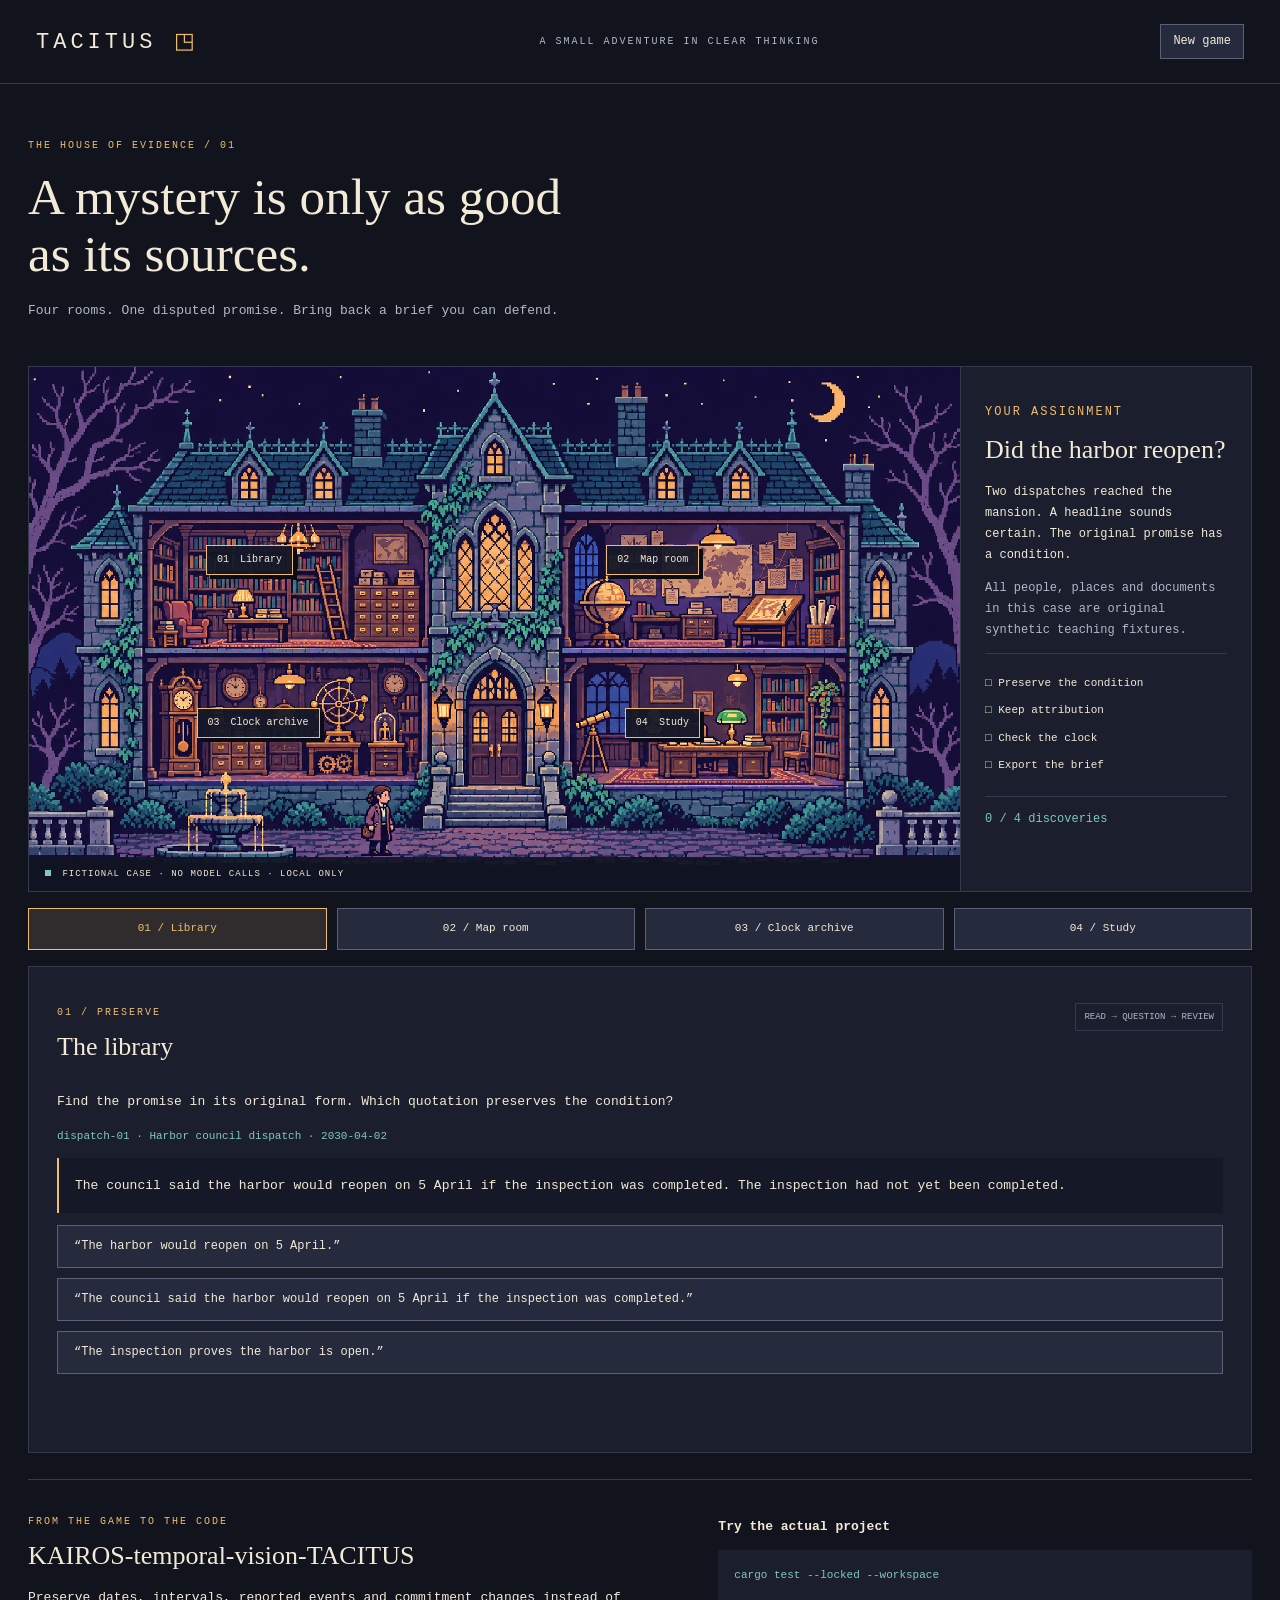
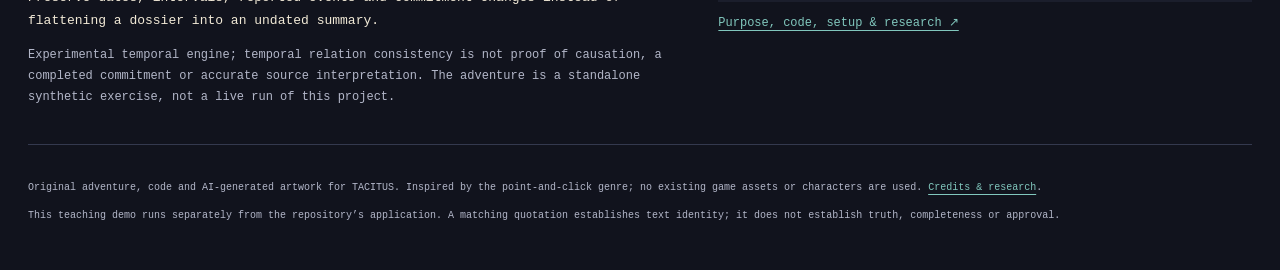
<file: tacitus-demo/index.html>
<!doctype html>
<html lang="en">
<head>
  <meta charset="utf-8"><meta name="viewport" content="width=device-width,initial-scale=1">
  <meta name="description" content="An original, offline TACITUS point-and-click adventure about sources, context, time and review.">
  <title>The House of Evidence · TACITUS</title>
  <link rel="stylesheet" href="style.css">
  <script src="project.js" defer></script><script src="engine.js" defer></script><script src="game.js" defer></script>
</head>
<body>
  <a class="skip" href="#desk">Skip to the research desk</a>
  <header><a class="wordmark" href="https://www.tacitus.me/">TACITUS <span>◳</span></a><span class="edition">A SMALL ADVENTURE IN CLEAR THINKING</span><button id="reset" type="button">New game</button></header>
  <main>
    <section class="intro"><p class="eyebrow">THE HOUSE OF EVIDENCE / 01</p><h1>A mystery is only as good<br>as its sources.</h1><p>Four rooms. One disputed promise. Bring back a brief you can defend.</p></section>
    <section class="adventure" aria-label="Research mansion">
      <div class="scene"><img src="mansion.png" width="1672" height="941" alt="An original pixel-art mansion at night: a library, map room, clock archive and analyst study glow above a moonlit courtyard.">
        <div class="room-targets"><button data-room="library" class="hotspot library">01 <span>Library</span></button><button data-room="map" class="hotspot map">02 <span>Map room</span></button><button data-room="clock" class="hotspot clock">03 <span>Clock archive</span></button><button data-room="study" class="hotspot study">04 <span>Study</span></button></div>
        <div class="scene-caption"><span class="live-dot"></span> FICTIONAL CASE · NO MODEL CALLS · LOCAL ONLY</div>
      </div>
      <aside class="mission"><p class="eyebrow">YOUR ASSIGNMENT</p><h2>Did the harbor reopen?</h2><p>Two dispatches reached the mansion. A headline sounds certain. The original promise has a condition.</p><p class="note">All people, places and documents in this case are original synthetic teaching fixtures.</p><ol id="inventory" aria-label="Your discoveries"><li>□ Preserve the condition</li><li>□ Keep attribution</li><li>□ Check the clock</li><li>□ Export the brief</li></ol><p id="progress" role="status" aria-live="polite">0 / 4 discoveries</p></aside>
    </section>
    <nav class="rooms" aria-label="Choose a room"><button data-room="library" type="button">01 / Library</button><button data-room="map" type="button">02 / Map room</button><button data-room="clock" type="button">03 / Clock archive</button><button data-room="study" type="button">04 / Study</button></nav>
    <section id="desk" class="desk" tabindex="-1" aria-labelledby="room-title"><div class="desk-heading"><div><p class="eyebrow" id="room-label">01 / PRESERVE</p><h2 id="room-title">The library</h2></div><span class="tag">READ → QUESTION → REVIEW</span></div><div id="room-content"></div><p id="feedback" role="status" aria-live="polite"></p></section>
    <section class="project"><div><p class="eyebrow">FROM THE GAME TO THE CODE</p><h2 id="project-title">TACITUS</h2><p id="project-purpose"></p><p id="project-boundary" class="note"></p></div><div><h3>Try the actual project</h3><pre id="project-command"></pre><a id="project-guide" href="../TACITUS_GUIDE.md">Purpose, code, setup & research ↗</a></div></section>
    <footer><p>Original adventure, code and AI-generated artwork for TACITUS. Inspired by the point-and-click genre; no existing game assets or characters are used. <a href="CREDITS.md">Credits & research</a>.</p><p>This teaching demo runs separately from the repository’s application. A matching quotation establishes text identity; it does not establish truth, completeness or approval.</p></footer>
  </main>
</body>
</html>
</file>
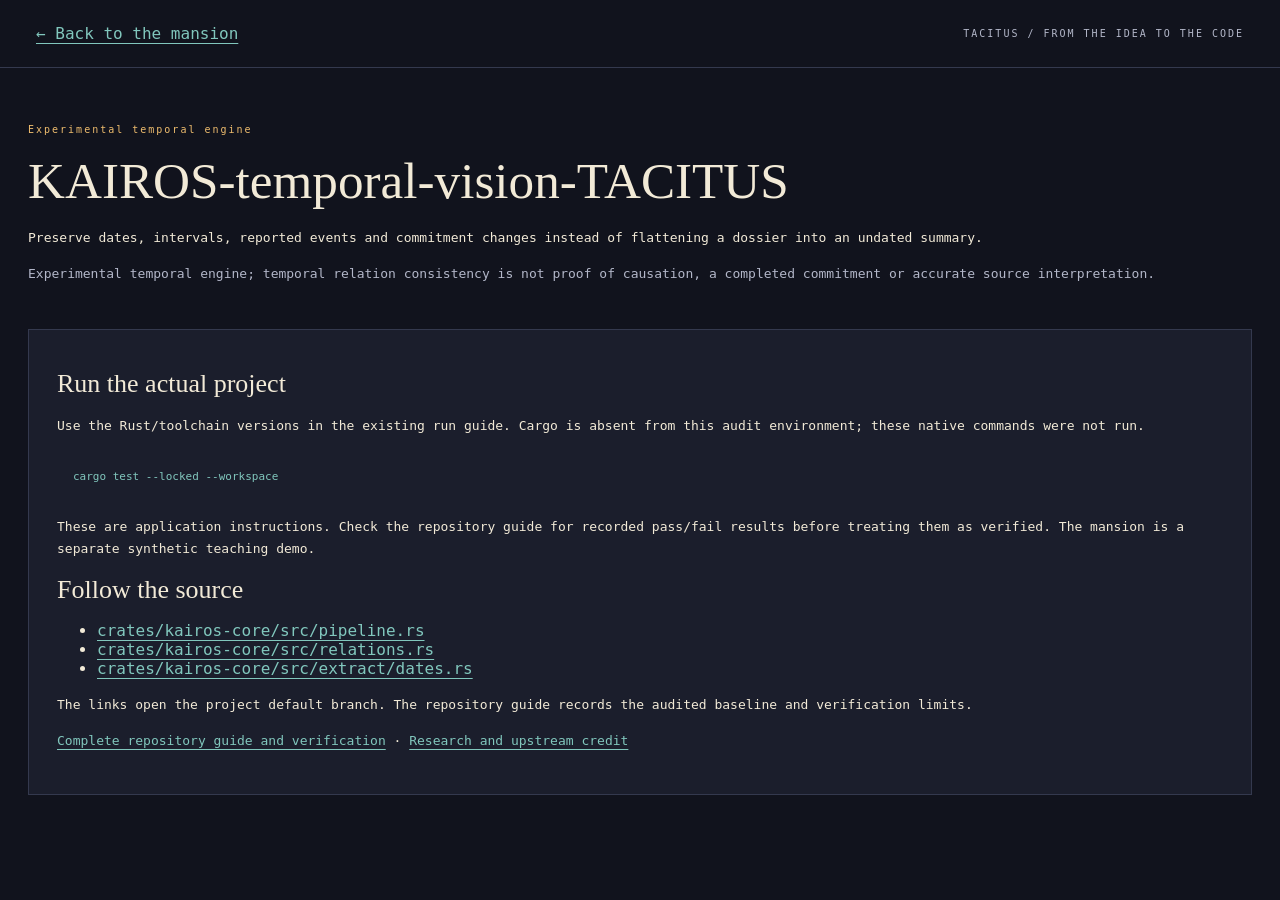
<file: tacitus-demo/project.html>
<!doctype html><html lang="en"><meta charset="utf-8"><meta name="viewport" content="width=device-width,initial-scale=1"><title>KAIROS-temporal-vision-TACITUS · Project guide</title><link rel="stylesheet" href="style.css"><header><a href="index.html">← Back to the mansion</a><span class="edition">TACITUS / FROM THE IDEA TO THE CODE</span></header><main><section class="intro"><p class="eyebrow">Experimental temporal engine</p><h1>KAIROS-temporal-vision-TACITUS</h1><p>Preserve dates, intervals, reported events and commitment changes instead of flattening a dossier into an undated summary.</p><p>Experimental temporal engine; temporal relation consistency is not proof of causation, a completed commitment or accurate source interpretation.</p></section><section class="desk"><h2>Run the actual project</h2><p>Use the Rust/toolchain versions in the existing run guide. Cargo is absent from this audit environment; these native commands were not run.</p><pre>cargo test --locked --workspace</pre><p>These are application instructions. Check the repository guide for recorded pass/fail results before treating them as verified. The mansion is a separate synthetic teaching demo.</p><h2>Follow the source</h2><ul><li><a href="https://github.com/sargonxg/KAIROS-temporal-vision-TACITUS/tree/main/crates/kairos-core/src/pipeline.rs">crates/kairos-core/src/pipeline.rs</a></li><li><a href="https://github.com/sargonxg/KAIROS-temporal-vision-TACITUS/tree/main/crates/kairos-core/src/relations.rs">crates/kairos-core/src/relations.rs</a></li><li><a href="https://github.com/sargonxg/KAIROS-temporal-vision-TACITUS/tree/main/crates/kairos-core/src/extract/dates.rs">crates/kairos-core/src/extract/dates.rs</a></li></ul><p>The links open the project default branch. The repository guide records the audited baseline and verification limits.</p><p><a href="https://github.com/sargonxg/KAIROS-temporal-vision-TACITUS/blob/main/TACITUS_GUIDE.md">Complete repository guide and verification</a> · <a href="https://github.com/sargonxg/sargonxg/blob/main/docs/RESEARCH_AND_DESIGN.md">Research and upstream credit</a></p></section></main></html>
</file>
<file: tacitus-demo/style.css>
:root{color-scheme:dark;--bg:#11131d;--panel:#1b1e2c;--line:#34394e;--ink:#f2ead7;--muted:#b3b7c9;--gold:#efbd6e;--teal:#81c7bd;font-family:ui-monospace,SFMono-Regular,Consolas,monospace}*{box-sizing:border-box}body{margin:0;background:var(--bg);color:var(--ink)}a{color:var(--teal);text-underline-offset:4px}button,input,textarea,select{font:inherit}button,a,input,textarea,select{touch-action:manipulation}button{cursor:pointer;background:#252a3d;color:var(--ink);border:1px solid #596078;padding:12px 16px;line-height:1.4}button:hover{background:#363e55;border-color:var(--gold)}button:disabled{cursor:not-allowed;opacity:.55}button:focus-visible,a:focus-visible,input:focus-visible,textarea:focus-visible,select:focus-visible{outline:3px solid var(--gold);outline-offset:4px}header{max-width:1380px;margin:auto;display:flex;align-items:center;justify-content:space-between;padding:24px 36px;border-bottom:1px solid var(--line);gap:20px}.wordmark{font-size:22px;letter-spacing:4px;color:var(--ink);text-decoration:none}.wordmark span{color:var(--gold)}.edition{font-size:10px;letter-spacing:2px;color:var(--muted)}header button{font-size:12px;padding:8px 12px}main{max-width:1308px;margin:auto;padding:0 28px}.intro{padding:44px 0 30px}.eyebrow{font-size:10px;letter-spacing:2px;color:var(--gold);line-height:1.6}h1{font-family:Georgia,'Times New Roman',serif;font-weight:400;font-size:clamp(30px,4vw,52px);line-height:1.12;margin:14px 0 18px}p{line-height:1.75;font-size:13px}.intro>p:last-child{color:var(--muted)}.adventure{display:grid;grid-template-columns:minmax(0,3.2fr) minmax(240px,1fr);border:1px solid var(--line);background:var(--panel)}.scene{position:relative;align-self:center}.scene>img{width:100%;height:auto;display:block;image-rendering:pixelated}.hotspot{position:absolute;padding:7px 10px;background:#151827eF;border-color:var(--gold);font-size:10px;box-shadow:4px 4px 0 #090b15}.hotspot.library{left:19%;top:34%}.hotspot.map{left:62%;top:34%}.hotspot.clock{left:18%;top:65%}.hotspot.study{left:64%;top:65%}.hotspot span{margin-left:5px}.scene-caption{position:absolute;bottom:0;background:#101420e8;width:100%;padding:12px 16px;font-size:9px;letter-spacing:1px}.live-dot{display:inline-block;width:6px;height:6px;margin-right:5px;background:var(--teal)}.mission{padding:24px;border-left:1px solid var(--line)}h2{font-family:Georgia,'Times New Roman',serif;font-size:26px;font-weight:400;line-height:1.2;margin:10px 0 16px}.mission p{font-size:12px}.note{color:var(--muted);font-size:12px}.mission ol{padding:16px 0;list-style:none;border-top:1px solid var(--line);border-bottom:1px solid var(--line);font-size:11px;line-height:2.5}.mission #progress{color:var(--teal)}.rooms{display:flex;gap:10px;padding:16px 0;flex-wrap:wrap}.rooms button{flex:1;min-width:150px;font-size:11px}.rooms button[aria-current=true]{border-color:var(--gold);color:var(--gold);background:#302b2c}.desk{border:1px solid var(--line);background:var(--panel);padding:28px;margin:0 0 26px;scroll-margin-top:12px;min-height:340px}.desk-heading{display:flex;justify-content:space-between;gap:16px;align-items:start}.tag{font-size:9px;color:var(--muted);padding:8px;border:1px solid var(--line);margin-top:8px}.columns{display:grid;grid-template-columns:1fr 1fr;gap:28px}blockquote{margin:12px 0;padding:16px;border-left:2px solid var(--gold);background:#151827;font-size:13px;line-height:1.8}.source-meta{font-size:11px;color:var(--teal)}.choice{display:block;width:100%;text-align:left;margin:10px 0;font-size:12px}.primary{color:#171925;background:var(--gold);border-color:var(--gold);font-weight:700}.primary:hover{background:#f8d199}h3{font-size:13px;font-weight:600;line-height:1.6}label{display:block;font-size:12px;line-height:1.7;margin:12px 0}select,input,textarea{display:block;max-width:100%;width:100%;color:var(--ink);background:#121521;border:1px solid #666e87;padding:12px;margin:8px 0}textarea{min-height:100px;resize:vertical}.check{display:flex;align-items:start;gap:10px}.check input{width:auto;margin-top:4px}#feedback{padding-top:8px;color:var(--gold);min-height:24px}.receipt{white-space:pre-wrap;overflow-wrap:anywhere;background:#111521;border:1px solid var(--line);padding:18px;font-size:12px;line-height:1.8}.project{display:grid;grid-template-columns:1.2fr 1fr;gap:50px;padding:24px 0;border-top:1px solid var(--line)}pre{white-space:pre-wrap;overflow-wrap:anywhere;font-size:11px;line-height:1.8;color:var(--teal);padding:16px;background:#1b1e2c}.project a{font-size:12px}footer{border-top:1px solid var(--line);padding:24px 0 36px;color:var(--muted)}footer p{font-size:10px}.skip{position:absolute;left:12px;top:-100px;background:#111;padding:12px;z-index:20}.skip:focus{top:12px}@media(max-width:800px){.adventure{grid-template-columns:1fr}.mission{border-left:0;border-top:1px solid var(--line);padding:18px}.mission ol{display:grid;grid-template-columns:1fr 1fr;margin:14px 0;padding:8px 0}.columns,.project{grid-template-columns:1fr;gap:18px}.edition{display:none}header{padding:18px 20px}main{padding:0 16px}.intro{padding:28px 0 20px}.desk{padding:20px}.tag{display:none}.hotspot{font-size:9px;padding:7px}.scene-caption{font-size:7px;padding:8px}.rooms{gap:8px}.rooms button{min-width:130px;padding:10px 6px}.mission h2{font-size:23px}}@media(prefers-reduced-motion:no-preference){button{transition:background .15s,border-color .15s}}

h1,h2{overflow-wrap:anywhere}

a,li{overflow-wrap:anywhere}
</file>
